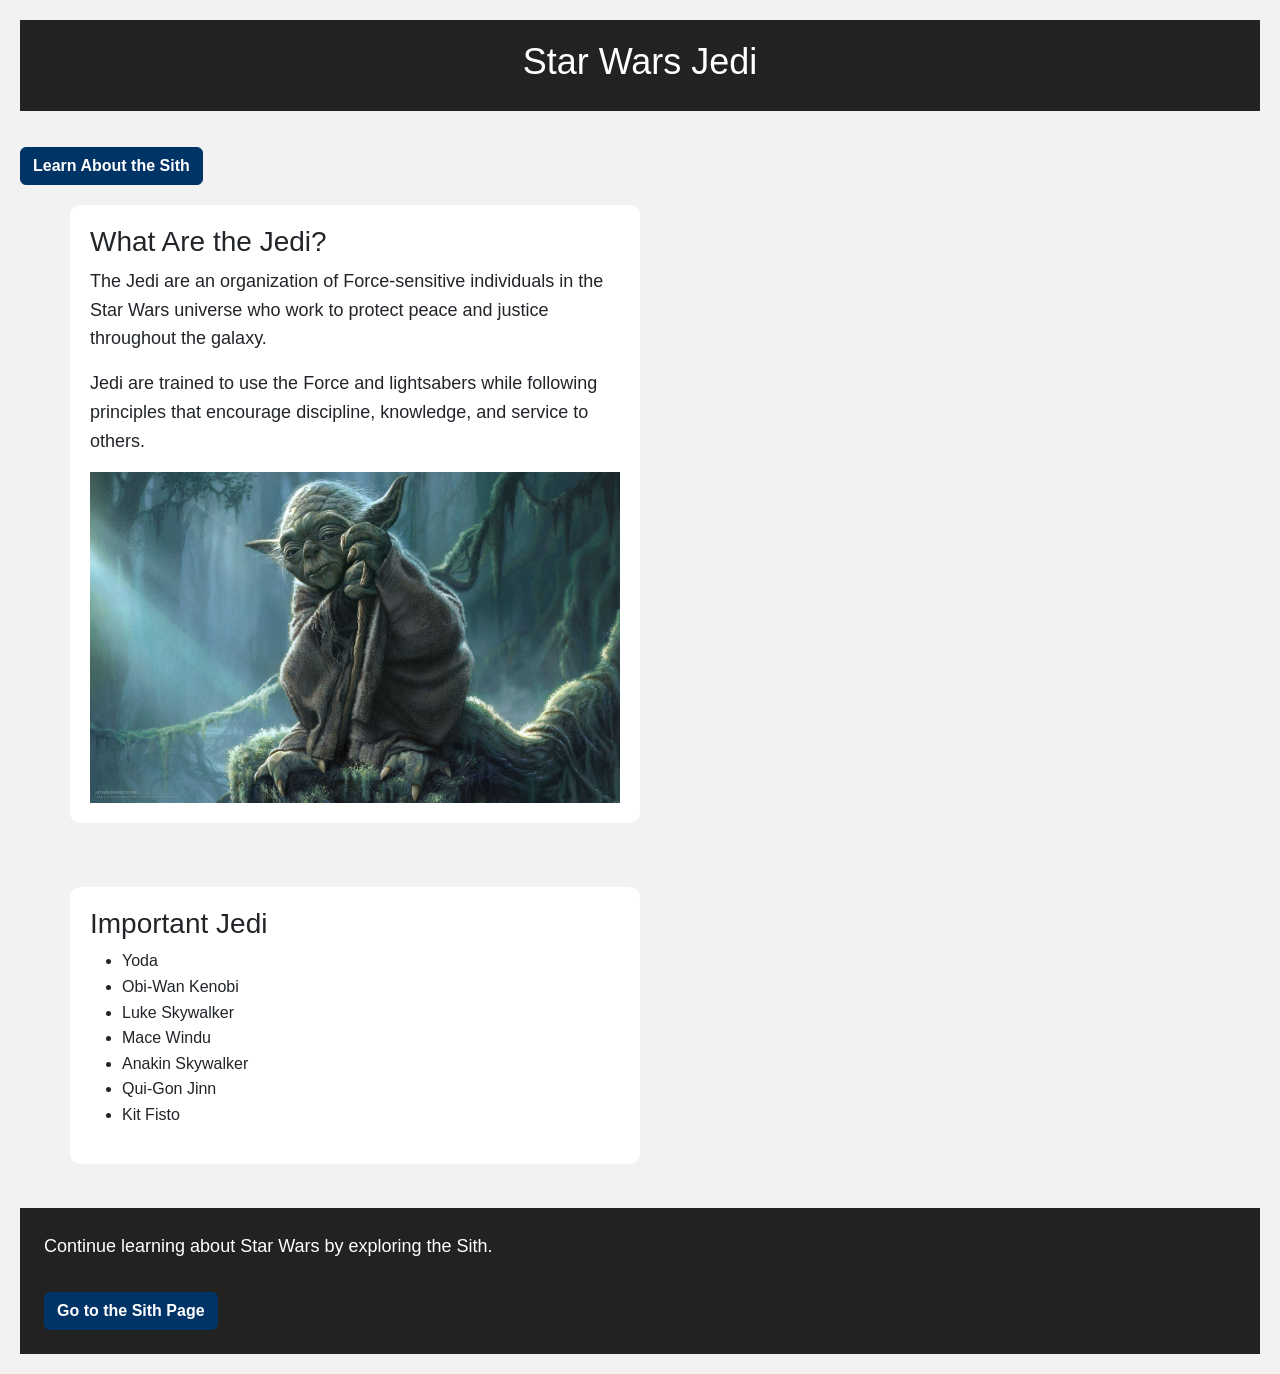
<file: index.html>
<!DOCTYPE html>

<!-- This code tells the browser that this webpage uses HTML5. -->
<html lang="en">

<head> 
 
    <!-- This code sets the character encoding for the webpage. --> 
    <meta charset="UTF-8"> 
 
    <!-- This code makes the webpage responsive on different screen sizes. --> 
    <meta name="viewport" content="width=device-width, initial-scale=1.0"> 

    <!-- This code connects the webpage to the Bootstrap stylesheet. -->
    <link href="https://cdn.jsdelivr.net/npm/bootstrap@5.3.8/dist/css/bootstrap.min.css" rel="stylesheet">
 
    <!-- This code connects the HTML page to the CSS stylesheet. --> 
    <link rel="stylesheet" href="./css/style.css"> 
 
    <!-- This code sets the title that appears on the browser tab. --> 
    <title>Star Wars Jedi</title> 
 
</head>

<!-- This code contains all of the content that appears on the webpage. -->
<body>

    <!-- This code creates a keyboard-accessible link that skips directly to the main content. -->
    <a class="skip-link" href="#main-content">Skip to main content</a>

    <!-- This code creates the top section of the webpage and contains the title. -->
    <header id="jedi-header">

        <!-- This code creates the main heading for the webpage. -->
        <h1>Star Wars Jedi</h1>

    </header>

    <!-- This code creates navigation links between the Jedi and Sith pages. -->
    <nav aria-label="Star Wars navigation">

        <!-- This code creates a Bootstrap button that links to the Sith webpage. -->
        <a href="page2.html" class="btn btn-primary mt-3">Learn About the Sith</a>

    </nav>

    <!-- This code contains the main information and content of the webpage. -->
    <main id="main-content" class="container">

        <!-- This code creates a container for the Jedi sections. -->
        <div class="row g-4 flex-container">

            <!-- This code creates a section containing information about the Jedi. -->
            <section class="content-section col-md-6">

                <!-- This code creates a heading for the section about the Jedi. -->
                <h2>What Are the Jedi?</h2>

                <!-- This code uses the section-text class to style the text inside the section. -->
                <p class="section-text">The Jedi are an organization of Force-sensitive individuals in the Star Wars universe who work to protect peace and justice throughout the galaxy.</p>

                <p class="section-text">Jedi are trained to use the Force and lightsabers while following principles that encourage discipline, knowledge, and service to others.</p>

                <!-- This code displays Yoda and uses Bootstrap to make the image responsive. -->
                <img src="images/Yoda.jpg" alt="Yoda from Star Wars" class="img-fluid">

            </section>

            <!-- This code creates a section containing a list of important Jedi. -->
            <section class="content-section col-md-6">

                <!-- This code creates a heading for the list of important Jedi. -->
                <h2>Important Jedi</h2>

                <!-- This code uses the section-text class to style the unordered list of Jedi characters. -->
                <ul class="section-text">

                    <!-- This code adds each Jedi to the list. -->
                    <li>Yoda</li>
                    <li>Obi-Wan Kenobi</li>
                    <li>Luke Skywalker</li>
                    <li>Mace Windu</li>
                    <li>Anakin Skywalker</li>
                    <li>Qui-Gon Jinn</li>
                    <li>Kit Fisto</li>

                </ul>

            </section>

        </div>

    </main>

    <!-- This code creates the bottom section of the webpage with additional information. -->
    <footer id="jedi-footer" class="mt-4 p-4">

        <!-- This code adds a short message encouraging visitors to explore the Sith page. -->
        <p>Continue learning about Star Wars by exploring the Sith.</p>

        <!-- This code creates a Bootstrap button that links to the Sith webpage. -->
        <a href="page2.html" class="btn btn-primary mt-3">Go to the Sith Page</a>

    </footer>

</body>
</html>
</file>
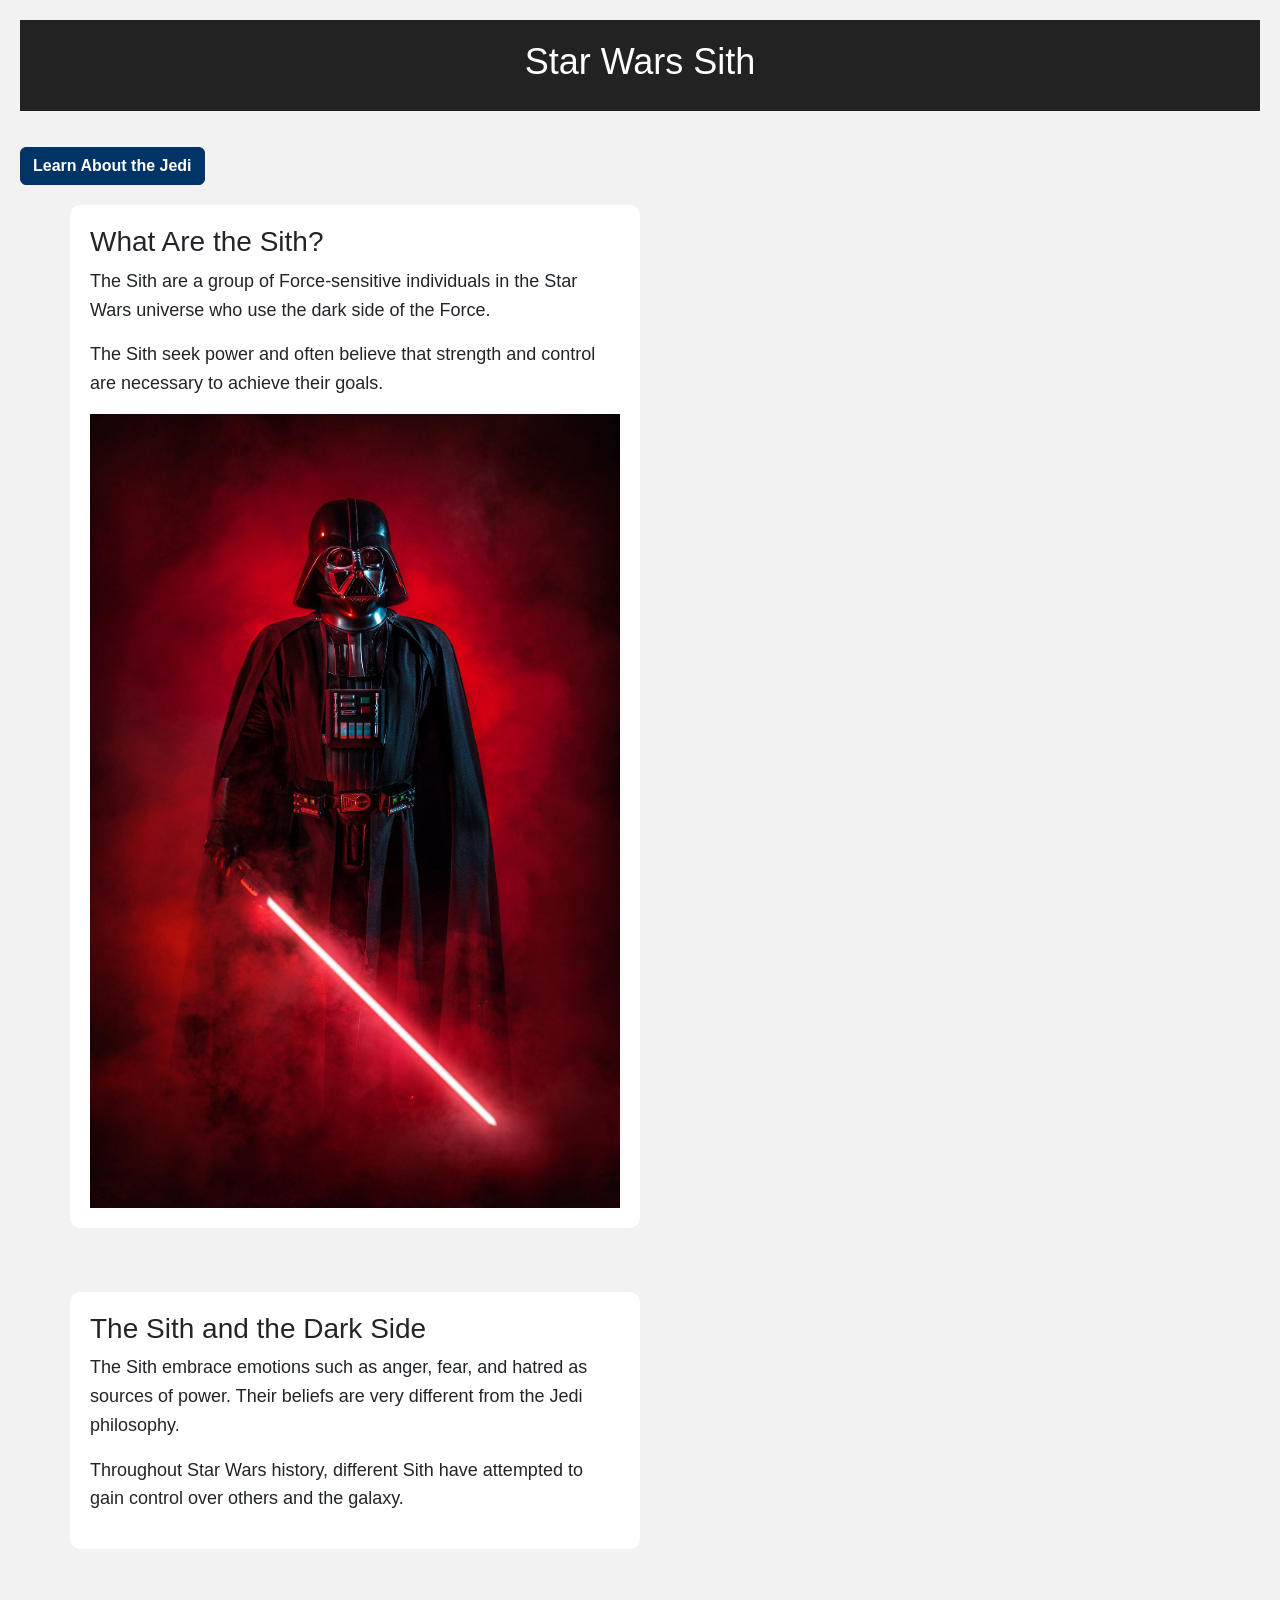
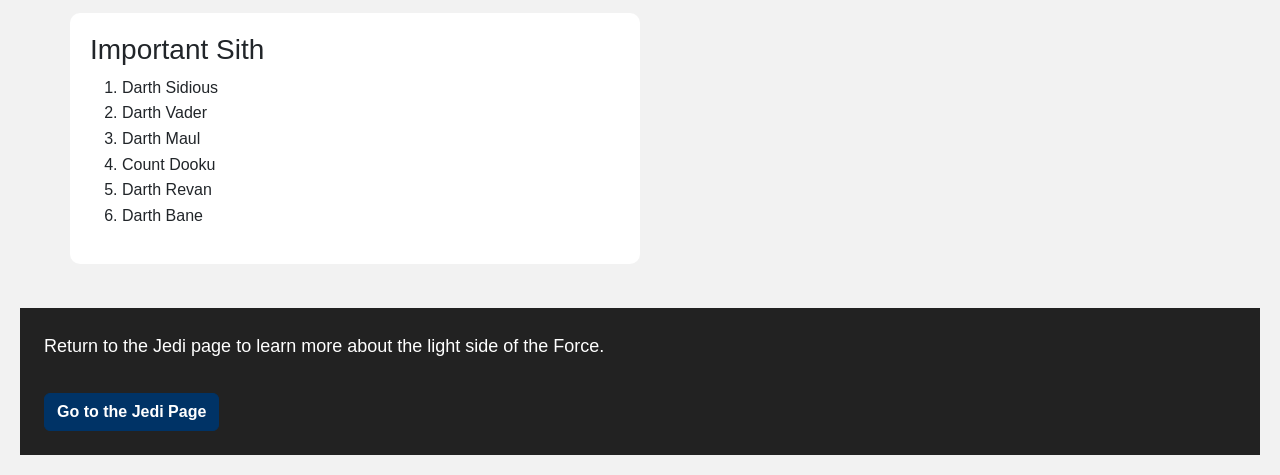
<file: page2.html>
<!DOCTYPE html>

<html lang="en">

<head>

    <!-- This code sets the character encoding for the webpage. -->
    <meta charset="UTF-8">

    <!-- This code makes the webpage responsive on different screen sizes. -->
    <meta name="viewport" content="width=device-width, initial-scale=1.0">

    <!-- This code connects the webpage to the Bootstrap stylesheet. -->
    <link href="https://cdn.jsdelivr.net/npm/bootstrap@5.3.8/dist/css/bootstrap.min.css" rel="stylesheet">

    <!-- This code connects the HTML page to the CSS stylesheet. -->
    <link rel="stylesheet" href="./css/style.css">

    <!-- This code sets the title that appears on the browser tab. -->
    <title>Star Wars Sith</title>

</head>

<body>

    <!-- This code creates a keyboard-accessible link that skips directly to the main content. -->
    <a class="skip-link" href="#main-content">Skip to main content</a>

    <!-- This code creates the main header for the webpage. -->
    <header id="sith-header">

        <!-- This code creates the main heading for the webpage. -->
        <h1>Star Wars Sith</h1>

    </header>

    <!-- This code creates navigation links between the Jedi and Sith pages. -->
    <nav aria-label="Star Wars navigation">

        <!-- This code creates a Bootstrap button that links to the Jedi webpage. -->
        <a href="index.html" class="btn btn-primary mt-3">Learn About the Jedi</a>

    </nav>

    <!-- This code contains the main content of the webpage. -->
    <main id="main-content" class="container">

        <!-- This code creates a Bootstrap row that organizes the Sith sections. -->
        <div class="row g-4 flex-container">
            
            <!-- This code creates a section containing information about the Sith. -->
            <section class="content-section col-md-6">

                <!-- This code creates a heading for the Sith section. -->
                <h2>What Are the Sith?</h2>

                <!-- This code uses the section-text class to style the text inside the section. -->
                <p class="section-text">The Sith are a group of Force-sensitive individuals in the Star Wars universe who use the dark side of the Force.</p>

                <p class="section-text">The Sith seek power and often believe that strength and control are necessary to achieve their goals.</p>

                <!-- This code displays Darth Vader and uses Bootstrap to make the image responsive. -->
                <img src="images/Darth Vader.jpg" alt="Darth Vader from Star Wars" class="img-fluid">
 
            </section>

            <!-- This code creates a section explaining the Sith and the dark side. -->
            <section class="content-section col-md-6">

                <!-- This code creates a heading for the dark side section. -->
                <h2>The Sith and the Dark Side</h2>

                <p class="section-text">The Sith embrace emotions such as anger, fear, and hatred as sources of power. Their beliefs are very different from the Jedi philosophy.</p>

                <p class="section-text">Throughout Star Wars history, different Sith have attempted to gain control over others and the galaxy.</p>

            </section>

            <!-- This code creates a section containing a list of important Sith. -->
            <section class="content-section col-md-6">

                <!-- This code creates a heading for the important Sith section. -->
                <h2>Important Sith</h2>

                <!-- This code uses the section-text class to style the list of Sith characters. -->
                <ol class="section-text">

                    <!-- This code adds each Sith to the list. -->
                    <li>Darth Sidious</li>
                    <li>Darth Vader</li>
                    <li>Darth Maul</li>
                    <li>Count Dooku</li>
                    <li>Darth Revan</li>
                    <li>Darth Bane</li>

                </ol>

            </section>

        </div>

    </main>

    <!-- This code creates the footer for the webpage. -->
    <footer id="sith-footer" class="mt-4 p-4">

        <!-- This code creates a message about returning to the Jedi page. -->
        <p>Return to the Jedi page to learn more about the light side of the Force.</p>

        <!-- This code creates a Bootstrap button that links to the Jedi webpage. -->
        <a href="index.html" class="btn btn-primary mt-3">Go to the Jedi Page</a>   

    </footer>

</body>

</html>
</file>
<file: css/style.css>
/* This code sets the background color, font family, and spacing for the entire page. */
body {
    background-color: #f2f2f2;
    font-family: Arial, sans-serif;
    margin: 0;
    padding: 20px;
}

/* This code centers the main heading and changes its size. */
h1 {
    text-align: center;
    font-size: 36px;
}

/* This code styles the section headings and changes their size. */
h2 {
    font-size: 28px;
}

/* This code makes paragraphs easier to read by changing their size and line spacing. */
p {
    font-size: 18px;
    line-height: 1.6;
}

/* This code styles the navigation area and adds spacing around the links. */
nav {
    margin-bottom: 20px;
}

/* This code gives navigation links a high-contrast color on the light background. */
nav a {
    color: #003366;
    font-size: 18px;
    font-weight: bold;
}

/* This code gives footer links a high-contrast color on the dark background. */
footer a {
    color: #ffffff;
    font-size: 18px;
    font-weight: bold;
}

/* This code makes navigation links easier to see when they receive keyboard focus. */
nav a:focus {
    outline: 3px solid #000000;
    outline-offset: 2px;
}

/* This code makes footer links easier to see when they receive keyboard focus. */
footer a:focus {
    outline: 3px solid #ffffff;
    outline-offset: 2px;
}

/* This code adds spacing and a white background to each content section. */
.content-section {
    background-color: white;
    padding: 20px;
    margin-bottom: 20px;
    border-radius: 10px;
}

/* This code makes the text inside the sections easier to read. */
.section-text {
    line-height: 1.6;
}

/* This code uses Flexbox to arrange items in a flexible row layout. */
.flex-container {
    display: flex;
    flex-wrap: wrap;
    gap: 20px;
    align-items: center;
}

/* This code keeps images from becoming wider than their container. */
img {
    max-width: 100%;
    height: auto;
}

/* This code styles the Jedi header with a dark background and light text. */
#jedi-header {
    background-color: #222222;
    color: white;
    padding: 20px;
    margin-bottom: 20px;
}

/* This code styles the Jedi footer with a dark background and light text. */
#jedi-footer {
    background-color: #222222;
    color: white;
    padding: 20px;
    margin-top: 20px;
}

/* This code styles the Sith header with a dark background and light text. */
#sith-header {
    background-color: #222222;
    color: white;
    padding: 20px;
    margin-bottom: 20px;
}

/* This code styles the Sith footer with a dark background and light text. */
#sith-footer {
    background-color: #222222;
    color: white;
    padding: 20px;
    margin-top: 20px;
}

/* This code changes the layout for smaller screens such as phones. */
@media (max-width: 768px) {

    /* This code reduces the page spacing on smaller screens. */
    body {
        padding: 10px;
    }

    /* This code reduces the heading size on smaller screens. */
    h1 {
        font-size: 30px;
    }

    /* This code reduces the section heading size on smaller screens. */
    h2 {
        font-size: 24px;
    }

    /* This code reduces the paragraph size on smaller screens. */
    p {
        font-size: 16px;
    }

    /* This code reduces the padding inside sections on smaller screens. */
    .content-section {
        padding: 15px;
    }
    
        /* This code stacks Flexbox items vertically on smaller screens. */
    .flex-container {
        flex-direction: column;
    }

}

/* This code hides the skip link until a keyboard user focuses on it. */
.skip-link {
    position: absolute;
    left: -9999px;
    top: 10px;
    padding: 10px;
    background-color: #222222;
    color: white;
    font-weight: bold;
}

/* This code makes the skip link visible when a keyboard user focuses on it. */
.skip-link:focus {
    left: 10px;
}

/* This code gives Bootstrap buttons a custom Star Wars style. */
.btn-primary {
    background-color: #003366;
    border-color: #003366;
    font-weight: bold;
}

/* This code changes the Bootstrap button color when the user moves the mouse over it. */
.btn-primary:hover {
    background-color: #001f3f;
    border-color: #001f3f;
}
</file>
